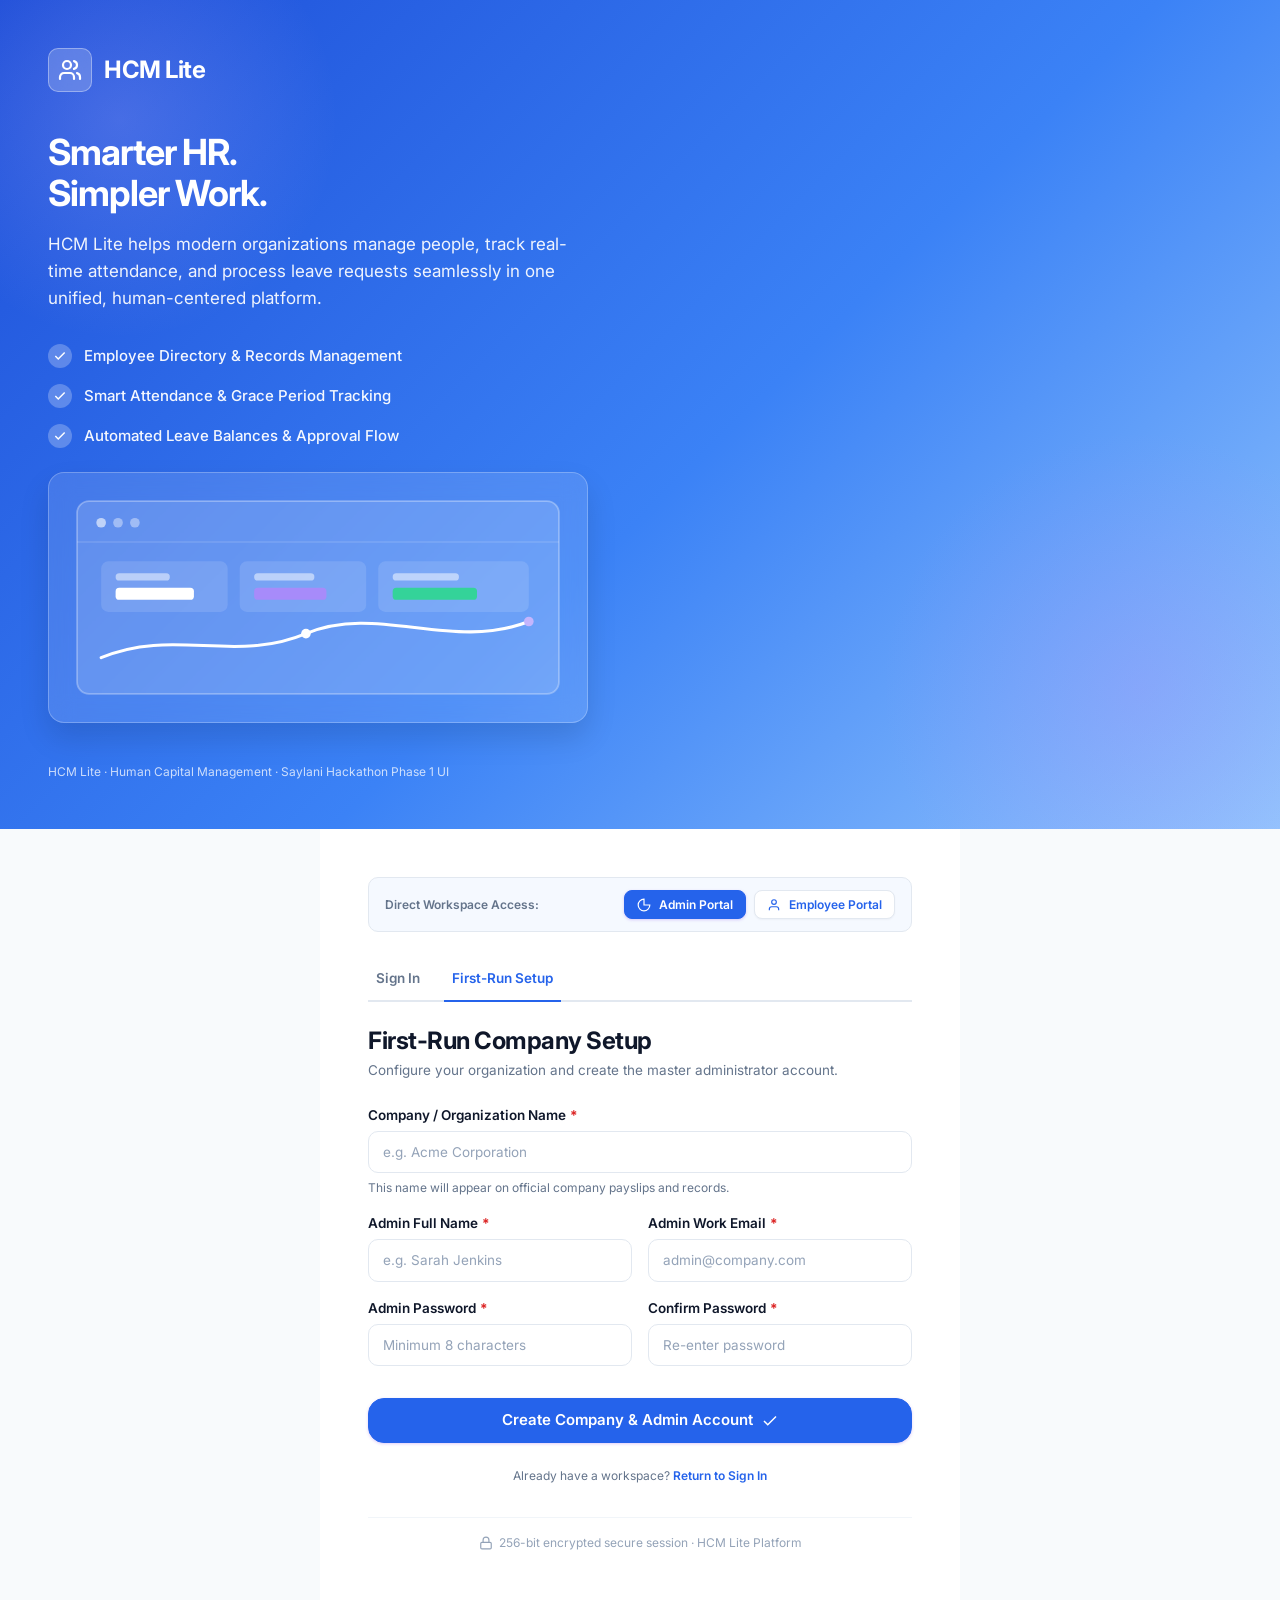
<file: index.html>
<!doctype html>
<html lang="en">
  <head>
    <meta charset="UTF-8" />
    <meta name="viewport" content="width=device-width, initial-scale=1.0" />
    <title>HCM Lite — Human Capital Management Lite | Login & Setup</title>

    <!-- Google Fonts: Inter -->
    <link rel="preconnect" href="https://fonts.googleapis.com" />
    <link rel="preconnect" href="https://fonts.gstatic.com" crossorigin />
    <link
      href="https://fonts.googleapis.com/css2?family=Inter:wght@400;500;600;700&display=swap"
      rel="stylesheet"
    />

    <!-- Master Application Stylesheet -->
    <link rel="stylesheet" href="css/style.css" />
    <style>
      /* Pure CSS Tab Switching for Login & First-Run Setup */
      .tab-view-container {
        position: relative;
      }

      #setup-tab-content {
        display: none;
      }

      /* When #first-run-setup is targeted via anchor, show setup tab */
      body:has(#first-run-setup:target) #login-tab-content,
      #first-run-setup:target ~ .auth-form-card #login-tab-content {
        display: none;
      }
      body:has(#first-run-setup:target) #setup-tab-content,
      #first-run-setup:target ~ .auth-form-card #setup-tab-content {
        display: block;
      }

      /* Fallback / Anchor based tab active styles */
      .auth-tab-link.active-login {
        color: var(--color-primary);
        border-bottom-color: var(--color-primary);
      }

      body:has(#first-run-setup:target) #tabSignInLink {
        color: var(--color-text-secondary);
        border-bottom-color: transparent;
      }

      body:has(#first-run-setup:target) #tabSetupLink {
        color: var(--color-primary);
        border-bottom-color: var(--color-primary);
      }
    </style>
  </head>
  <body class="auth-page">
    <!-- Desktop Branding & Hero Panel -->
    <aside class="auth-hero-panel" aria-label="Brand Overview">
      <div class="hero-brand">
        <div class="hero-brand-icon">
          <svg
            viewBox="0 0 24 24"
            fill="none"
            stroke="currentColor"
            stroke-width="2.2"
            stroke-linecap="round"
            stroke-linejoin="round"
            width="24"
            height="24"
          >
            <path d="M16 21v-2a4 4 0 0 0-4-4H6a4 4 0 0 0-4 4v2" />
            <circle cx="9" cy="7" r="4" />
            <path d="M22 21v-2a4 4 0 0 0-3-3.87" />
            <path d="M16 3.13a4 4 0 0 1 0 7.75" />
          </svg>
        </div>
        <div class="hero-brand-name">HCM Lite</div>
      </div>

      <div class="hero-content">
        <h1>Smarter HR.<br />Simpler Work.</h1>
        <p>
          HCM Lite helps modern organizations manage people, track real-time
          attendance, and process leave requests seamlessly in one unified,
          human-centered platform.
        </p>

        <div class="hero-features">
          <div class="hero-feature-item">
            <div class="feature-check-icon">
              <svg viewBox="0 0 24 24" fill="none" stroke="currentColor">
                <polyline points="20 6 9 17 4 12" />
              </svg>
            </div>
            <span>Employee Directory & Records Management</span>
          </div>
          <div class="hero-feature-item">
            <div class="feature-check-icon">
              <svg viewBox="0 0 24 24" fill="none" stroke="currentColor">
                <polyline points="20 6 9 17 4 12" />
              </svg>
            </div>
            <span>Smart Attendance & Grace Period Tracking</span>
          </div>
          <div class="hero-feature-item">
            <div class="feature-check-icon">
              <svg viewBox="0 0 24 24" fill="none" stroke="currentColor">
                <polyline points="20 6 9 17 4 12" />
              </svg>
            </div>
            <span>Automated Leave Balances & Approval Flow</span>
          </div>
        </div>

        <!-- Abstract Dashboard Graphic Illustration -->
        <div class="hero-illustration">
          <svg
            viewBox="0 0 420 180"
            fill="none"
            xmlns="http://www.w3.org/2000/svg"
            style="width: 100%; height: auto"
          >
            <!-- Mini UI Window -->
            <rect
              x="10"
              y="10"
              width="400"
              height="160"
              rx="10"
              fill="rgba(255,255,255,0.15)"
              stroke="rgba(255,255,255,0.3)"
              stroke-width="1.5"
            />
            <circle cx="30" cy="28" r="4" fill="rgba(255,255,255,0.6)" />
            <circle cx="44" cy="28" r="4" fill="rgba(255,255,255,0.4)" />
            <circle cx="58" cy="28" r="4" fill="rgba(255,255,255,0.4)" />
            <line
              x1="10"
              y1="44"
              x2="410"
              y2="44"
              stroke="rgba(255,255,255,0.2)"
              stroke-width="1"
            />

            <!-- Metric Mini Card 1 -->
            <rect
              x="30"
              y="60"
              width="105"
              height="42"
              rx="6"
              fill="rgba(255,255,255,0.12)"
            />
            <rect
              x="42"
              y="70"
              width="45"
              height="6"
              rx="3"
              fill="rgba(255,255,255,0.5)"
            />
            <rect x="42" y="82" width="65" height="10" rx="3" fill="#FFFFFF" />

            <!-- Metric Mini Card 2 -->
            <rect
              x="145"
              y="60"
              width="105"
              height="42"
              rx="6"
              fill="rgba(255,255,255,0.12)"
            />
            <rect
              x="157"
              y="70"
              width="50"
              height="6"
              rx="3"
              fill="rgba(255,255,255,0.5)"
            />
            <rect x="157" y="82" width="60" height="10" rx="3" fill="#A78BFA" />

            <!-- Metric Mini Card 3 -->
            <rect
              x="260"
              y="60"
              width="125"
              height="42"
              rx="6"
              fill="rgba(255,255,255,0.12)"
            />
            <rect
              x="272"
              y="70"
              width="55"
              height="6"
              rx="3"
              fill="rgba(255,255,255,0.5)"
            />
            <rect x="272" y="82" width="70" height="10" rx="3" fill="#34D399" />

            <!-- Mini Progress Bar / Waves -->
            <path
              d="M30 140 C 90 115, 140 145, 200 120 C 260 95, 320 135, 385 110"
              stroke="#FFFFFF"
              stroke-width="2.5"
              stroke-linecap="round"
            />
            <circle cx="200" cy="120" r="4" fill="#FFFFFF" />
            <circle cx="385" cy="110" r="4" fill="#C4B5FD" />
          </svg>
        </div>
      </div>

      <div class="hero-footer">
        HCM Lite · Human Capital Management · Saylani Hackathon Phase 1 UI
      </div>
    </aside>

    <!-- Right Authentication & Setup Panel -->
    <main class="auth-form-panel">
      <!-- Direct Portal Quick Navigation for Testing & Evaluation -->
      <div class="auth-portal-selector">
        <span>Direct Workspace Access:</span>
        <div class="portal-links">
          <a href="pages/admin.html" class="btn btn-sm btn-primary">
            <svg
              viewBox="0 0 24 24"
              fill="none"
              stroke="currentColor"
              stroke-width="2"
            >
              <path d="M12 2a10 10 0 1 0 10 10H12V2z" />
            </svg>
            Admin Portal
          </a>
          <a href="pages/employee.html" class="btn btn-sm btn-secondary">
            <svg
              viewBox="0 0 24 24"
              fill="none"
              stroke="currentColor"
              stroke-width="2"
            >
              <path d="M20 21v-2a4 4 0 0 0-4-4H8a4 4 0 0 0-4 4v2" />
              <circle cx="12" cy="7" r="4" />
            </svg>
            Employee Portal
          </a>
        </div>
      </div>

      <!-- UI State Anchor targets for pure CSS switching -->
      <div id="sign-in-view"></div>
      <div id="first-run-setup"></div>

      <!-- Switcher Tabs (CSS Anchor based) -->
      <nav class="auth-tabs" aria-label="Authentication views">
        <a
          href="#sign-in-view"
          class="auth-tab-link active-login"
          id="tabSignInLink"
          >Sign In</a
        >
        <a href="#first-run-setup" class="auth-tab-link" id="tabSetupLink"
          >First-Run Setup</a
        >
      </nav>

      <!-- SECTION A: SIGN IN FORM -->
      <div class="auth-form-card" id="loginCard">
        <div id="login-tab-content">
          <header class="auth-card-header">
            <h2>Welcome back</h2>
            <p>Please enter your work credentials to access your workspace.</p>
          </header>

          <form
            id="loginForm"
            method="post"
            action="pages/admin.html"
            novalidate
          >
            <div class="form-group">
              <label for="loginEmail" class="form-label">
                Work Email <span class="required">*</span>
              </label>
              <input
                type="email"
                id="loginEmail"
                name="email"
                class="form-control"
                placeholder="e.g. alex@company.com"
                required
                autocomplete="email"
              />
              <div class="form-feedback" id="loginEmailFeedback"></div>
            </div>

            <div class="form-group">
              <div
                style="
                  display: flex;
                  justify-content: space-between;
                  align-items: center;
                "
              >
                <label for="loginPassword" class="form-label">
                  Password <span class="required">*</span>
                </label>
                <a
                  href="#"
                  class="form-hint"
                  style="color: var(--color-primary); font-weight: 500"
                  >Forgot password?</a
                >
              </div>
              <input
                type="password"
                id="loginPassword"
                name="password"
                class="form-control"
                placeholder="Enter your password"
                required
                autocomplete="current-password"
              />
              <div class="form-feedback" id="loginPasswordFeedback"></div>
            </div>

            <div
              class="form-group"
              style="margin-top: var(--space-2); margin-bottom: var(--space-6)"
            >
              <label class="form-check">
                <input type="checkbox" id="rememberMe" name="rememberMe" />
                <span class="form-check-label"
                  >Remember this device for 30 days</span
                >
              </label>
            </div>

            <!-- Reserved for general authentication errors in Phase 2 -->
            <div class="form-feedback" id="loginFeedback"></div>

            <button
              type="submit"
              id="loginSubmitBtn"
              class="btn btn-primary btn-block btn-lg"
            >
              Sign In to Workspace
              <svg
                viewBox="0 0 24 24"
                fill="none"
                stroke="currentColor"
                stroke-width="2"
              >
                <line x1="5" y1="12" x2="19" y2="12" />
                <polyline points="12 5 19 12 12 19" />
              </svg>
            </button>
          </form>

          <div style="margin-top: var(--space-6); text-align: center">
            <p
              style="
                font-size: var(--font-size-xs);
                color: var(--color-text-secondary);
              "
            >
              First time using HCM Lite?
              <a
                href="#first-run-setup"
                style="font-weight: 600; color: var(--color-primary)"
                >Set up your company workspace</a
              >
            </p>
          </div>
        </div>

        <!-- SECTION B: FIRST-RUN COMPANY & ADMIN SETUP -->
        <div id="setup-tab-content">
          <header class="auth-card-header">
            <h2>First-Run Company Setup</h2>
            <p>
              Configure your organization and create the master administrator
              account.
            </p>
          </header>

          <form
            id="setupForm"
            method="post"
            action="pages/admin.html"
            novalidate
          >
            <div class="form-group">
              <label for="setupCompanyName" class="form-label">
                Company / Organization Name <span class="required">*</span>
              </label>
              <input
                type="text"
                id="setupCompanyName"
                name="companyName"
                class="form-control"
                placeholder="e.g. Acme Corporation"
                required
              />
              <span class="form-hint"
                >This name will appear on official company payslips and
                records.</span
              >
              <div class="form-feedback" id="setupCompanyFeedback"></div>
            </div>

            <div class="form-grid-2">
              <div class="form-group">
                <label for="setupAdminName" class="form-label">
                  Admin Full Name <span class="required">*</span>
                </label>
                <input
                  type="text"
                  id="setupAdminName"
                  name="adminFullName"
                  class="form-control"
                  placeholder="e.g. Sarah Jenkins"
                  required
                />
              </div>

              <div class="form-group">
                <label for="setupAdminEmail" class="form-label">
                  Admin Work Email <span class="required">*</span>
                </label>
                <input
                  type="email"
                  id="setupAdminEmail"
                  name="adminEmail"
                  class="form-control"
                  placeholder="admin@company.com"
                  required
                />
              </div>
            </div>

            <div class="form-grid-2">
              <div class="form-group">
                <label for="setupAdminPassword" class="form-label">
                  Admin Password <span class="required">*</span>
                </label>
                <input
                  type="password"
                  id="setupAdminPassword"
                  name="adminPassword"
                  class="form-control"
                  placeholder="Minimum 8 characters"
                  required
                />
              </div>

              <div class="form-group">
                <label for="setupConfirmPassword" class="form-label">
                  Confirm Password <span class="required">*</span>
                </label>
                <input
                  type="password"
                  id="setupConfirmPassword"
                  name="confirmPassword"
                  class="form-control"
                  placeholder="Re-enter password"
                  required
                />
              </div>
            </div>

            <!-- Reserved for setup validation errors in Phase 2 -->
            <div class="form-feedback" id="setupFeedback"></div>

            <button
              type="submit"
              id="setupSubmitBtn"
              class="btn btn-primary btn-block btn-lg"
              style="margin-top: var(--space-4)"
            >
              Create Company & Admin Account
              <svg
                viewBox="0 0 24 24"
                fill="none"
                stroke="currentColor"
                stroke-width="2"
              >
                <polyline points="20 6 9 17 4 12" />
              </svg>
            </button>
          </form>

          <div style="margin-top: var(--space-6); text-align: center">
            <p
              style="
                font-size: var(--font-size-xs);
                color: var(--color-text-secondary);
              "
            >
              Already have a workspace?
              <a
                href="#sign-in-view"
                style="font-weight: 600; color: var(--color-primary)"
                >Return to Sign In</a
              >
            </p>
          </div>
        </div>
      </div>

      <!-- Security & Compliance Micro Badge -->
      <footer
        style="
          margin-top: var(--space-8);
          padding-top: var(--space-4);
          border-top: 1px solid var(--color-border-subtle);
          display: flex;
          align-items: center;
          justify-content: center;
          gap: 6px;
          font-size: var(--font-size-xs);
          color: var(--color-text-muted);
        "
      >
        <svg
          viewBox="0 0 24 24"
          fill="none"
          stroke="currentColor"
          stroke-width="2"
          width="14"
          height="14"
        >
          <rect x="3" y="11" width="18" height="11" rx="2" ry="2" />
          <path d="M7 11V7a5 5 0 0 1 10 0v4" />
        </svg>
        <span>256-bit encrypted secure session · HCM Lite Platform</span>
      </footer>
    </main>

    <!-- Core Modular Application Scripts -->
    <script src="js/storage.js"></script>
    <script src="js/auth.js"></script>
    <script src="js/app.js"></script>
  </body>
</html>
</file>
<file: css/style.css>
/* ==========================================================================
   HCM LITE — HUMAN CAPITAL MANAGEMENT LITE
   Master Design System & Stylesheet (HTML5 & CSS3 Pure)
   Theme: Premium Soft Purple, Elegant Gradients, Clean White & Contrast System
   ========================================================================== */

/* --------------------------------------------------------------------------
   1. CSS CUSTOM PROPERTIES (DESIGN SYSTEM TOKENS)
   -------------------------------------------------------------------------- */
:root {
  /* ========================================================================
     PRIMARY BLUE PALETTE (Master Design System)
     ======================================================================== */
  --color-primary: #2563EB;         /* Primary Blue */
  --color-primary-dark: #1D4ED8;    /* Dark Blue (strong accents, hover) */
  --color-primary-deep: #1E40AF;    /* Deep Blue (hero headers, badges) */
  --color-primary-soft: #60A5FA;    /* Soft Blue (borders & accents) */
  --color-primary-light: #EFF6FF;   /* Light Blue (active nav, chips, pill badges) */
  --color-primary-subtle: #F5F9FF;  /* Very Light Blue (delicate tint, table hover) */
  --color-white: #FFFFFF;           /* Pure White */

  /* ========================================================================
     WHITE AND NEUTRAL CONTRAST PALETTE
     ======================================================================== */
  --color-bg-main: #F8FAFC;         /* Main Background (Subtle background) */
  --color-bg-secondary: #F1F5F9;    /* Secondary Background */
  --color-surface: #FFFFFF;         /* Primary White Surface (cards, modals) */
  --color-surface-subtle: #F8FAFC;  /* Subtle Surface Tint */
  --color-surface-hover: #F1F5F9;   /* Surface Hover State */
  --color-text-main: #0F172A;       /* Main text */
  --color-text-secondary: #64748B;  /* Secondary text */
  --color-text-muted: #94A3B8;      /* Muted text (placeholders, metadata) */
  --color-border: #E2E8F0;          /* Border */
  --color-border-subtle: #F1F5F9;   /* Extra Soft Inner Separator */
  --color-dark-neutral: #1E293B;    /* Dark Neutral Contrast Accent */
  --color-cool-gray: #E2E8F0;       /* Cool Gray Neutral for Disabled States */

  /* ========================================================================
     COMPLEMENTARY ACCENT COLORS
     ======================================================================== */
  --color-accent-soft-blue: #DBEAFE;
  --color-accent-info-blue: #2563EB;
  --color-accent-teal: #0D9488;
  --color-accent-teal-bg: #F0FDFA;
  --color-accent-rose: #FFE4E6;

  /* ========================================================================
     SEMANTIC STATUS COLORS
     ======================================================================== */
  --color-success: #16A34A;         /* Success green */
  --color-success-bg: #F0FDF4;      /* Success background */
  --color-success-border: #BBF7D0;  /* Success border */

  --color-warning: #D97706;         /* Warning amber */
  --color-warning-bg: #FFFBEB;      /* Warning background */
  --color-warning-border: #FDE68A;  /* Warning border */

  --color-error: #DC2626;           /* Error red */
  --color-error-bg: #FEF2F2;        /* Error background */
  --color-error-border: #FECACA;    /* Error border */

  --color-info: #2563EB;            /* Information Blue */
  --color-info-bg: #EFF6FF;         /* Information Background */
  --color-info-border: #BFDBFE;     /* Information Border */

  /* ========================================================================
     PREMIUM BLUE GRADIENT SYSTEM
     ======================================================================== */
  /* Primary Blue Gradient */
  --grad-primary: linear-gradient(135deg, #2563EB 0%, #60A5FA 100%);
  
  /* Deep Premium Gradient (Login branding panel, hero sections) */
  --grad-deep: linear-gradient(135deg, #1D4ED8 0%, #3B82F6 55%, #93C5FD 100%);
  
  /* Soft Blue-to-White Gradient (Welcome banners, highlight cards) */
  --grad-surface: linear-gradient(135deg, #EFF6FF 0%, #FFFFFF 100%);
  
  /* Subtle Blue Tint (Subtle decorative panels) */
  --grad-subtle: linear-gradient(135deg, #F5F9FF 0%, #EFF6FF 100%);

  /* Hero Gradient */
  --grad-hero: linear-gradient(135deg, #1D4ED8 0%, #3B82F6 55%, #93C5FD 100%);

  /* Subtle Card Accent Glow */
  --grad-card-accent: linear-gradient(135deg, rgba(37, 99, 235, 0.06) 0%, rgba(96, 165, 250, 0.02) 100%);

  /* ========================================================================
     TYPOGRAPHY SCALE (Inter Modern Sans-Serif)
     ======================================================================== */
  --font-family: "Inter", -apple-system, BlinkMacSystemFont, "Segoe UI", Roboto, Helvetica, Arial, sans-serif;
  --font-size-xs: 0.75rem;     /* 12px */
  --font-size-sm: 0.84375rem;  /* 13.5px */
  --font-size-base: 0.9375rem; /* 15px */
  --font-size-md: 1.0625rem;   /* 17px */
  --font-size-lg: 1.25rem;     /* 20px */
  --font-size-xl: 1.5rem;      /* 24px */
  --font-size-2xl: 1.875rem;   /* 30px */
  --font-size-3xl: 2.25rem;    /* 36px */

  --font-weight-regular: 400;
  --font-weight-medium: 500;
  --font-weight-semibold: 600;
  --font-weight-bold: 700;

  /* ========================================================================
     ELEVATION SHADOWS (Soft Violet-Neutrals for a Decent, Luxurious Feel)
     ======================================================================== */
  --shadow-xs: 0 1px 2px 0 rgba(31, 22, 53, 0.04);
  --shadow-sm: 0 1px 3px 0 rgba(31, 22, 53, 0.06), 0 1px 2px -1px rgba(31, 22, 53, 0.04);
  --shadow-md: 0 4px 10px -1px rgba(31, 22, 53, 0.07), 0 2px 4px -2px rgba(31, 22, 53, 0.04);
  --shadow-lg: 0 10px 20px -3px rgba(31, 22, 53, 0.08), 0 4px 6px -4px rgba(31, 22, 53, 0.03);
  --shadow-xl: 0 20px 30px -5px rgba(31, 22, 53, 0.12), 0 8px 10px -6px rgba(31, 22, 53, 0.05);

  --shadow-purple-xs: 0 1px 3px rgba(124, 58, 237, 0.12);
  --shadow-purple-sm: 0 2px 8px rgba(124, 58, 237, 0.18);
  --shadow-purple-md: 0 6px 18px rgba(109, 40, 217, 0.22);
  --shadow-purple-lg: 0 12px 28px -4px rgba(109, 40, 217, 0.28);

  /* ========================================================================
     BORDER RADII (10px to 18px for Refined Commercial SaaS Appearance)
     ======================================================================== */
  --radius-xs: 4px;
  --radius-sm: 8px;
  --radius-md: 10px;
  --radius-lg: 16px;
  --radius-xl: 20px;
  --radius-full: 9999px;

  /* ========================================================================
     SPACING GRID (8px Based System)
     ======================================================================== */
  --space-1: 0.25rem;  /* 4px */
  --space-2: 0.5rem;   /* 8px */
  --space-3: 0.75rem;  /* 12px */
  --space-4: 1rem;     /* 16px */
  --space-5: 1.25rem;  /* 20px */
  --space-6: 1.5rem;   /* 24px */
  --space-8: 2rem;     /* 32px */
  --space-10: 2.5rem;  /* 40px */
  --space-12: 3rem;    /* 48px */

  /* Layout Dimensions */
  --sidebar-width: 260px;
  --topbar-height: 70px;

  /* Smooth Transitions (150ms - 250ms) */
  --transition-fast: 150ms cubic-bezier(0.4, 0, 0.2, 1);
  --transition-normal: 250ms cubic-bezier(0.4, 0, 0.2, 1);
}

/* --------------------------------------------------------------------------
   2. GLOBAL RESET & BASE STYLES
   -------------------------------------------------------------------------- */
*,
*::before,
*::after {
  box-sizing: border-box;
  margin: 0;
  padding: 0;
}

html {
  font-family: var(--font-family);
  font-size: 16px;
  color: var(--color-text-main);
  background-color: var(--color-bg-main);
  line-height: 1.5;
  -webkit-font-smoothing: antialiased;
  -moz-osx-font-smoothing: grayscale;
  scroll-behavior: smooth;
}

body {
  min-height: 100vh;
  display: flex;
  flex-direction: column;
  overflow-x: hidden;
  color: var(--color-text-main);
  background-color: var(--color-bg-main);
}

img,
svg {
  display: block;
  max-width: 100%;
}

a {
  color: var(--color-primary);
  text-decoration: none;
  transition: color var(--transition-fast);
}

a:hover {
  color: var(--color-primary-dark);
}

h1,
h2,
h3,
h4,
h5,
h6 {
  color: var(--color-text-main);
  font-weight: var(--font-weight-semibold);
  line-height: 1.25;
}

p {
  color: var(--color-text-secondary);
  font-size: var(--font-size-base);
}

input,
button,
select,
textarea {
  font-family: inherit;
  font-size: inherit;
  line-height: inherit;
}

button {
  cursor: pointer;
  border: none;
  background: none;
}

/* Accessible focus outlines */
:focus-visible {
  outline: 2px solid var(--color-primary);
  outline-offset: 2px;
}

/* --------------------------------------------------------------------------
   3. APP SHELL LAYOUT (DESKTOP SIDEBAR + TOPBAR + MAIN)
   -------------------------------------------------------------------------- */
.app-shell {
  display: flex;
  min-height: 100vh;
  width: 100%;
  background-color: var(--color-bg-main);
}

/* Left Sidebar: Clean White with Subtle Lavender Touch */
.app-sidebar {
  width: var(--sidebar-width);
  background-color: var(--color-white);
  border-right: 1px solid var(--color-border);
  display: flex;
  flex-direction: column;
  position: fixed;
  top: 0;
  bottom: 0;
  left: 0;
  z-index: 100;
  transition: transform var(--transition-normal);
  box-shadow: var(--shadow-xs);
}

.sidebar-brand {
  padding: var(--space-5) var(--space-6);
  border-bottom: 1px solid var(--color-border);
  display: flex;
  align-items: center;
  gap: var(--space-3);
  background-color: var(--color-white);
}

.brand-icon {
  width: 40px;
  height: 40px;
  border-radius: var(--radius-md);
  background: var(--grad-primary);
  display: flex;
  align-items: center;
  justify-content: center;
  color: var(--color-white);
  box-shadow: var(--shadow-purple-sm);
  flex-shrink: 0;
}

.brand-info {
  display: flex;
  flex-direction: column;
}

.brand-title {
  font-size: var(--font-size-md);
  font-weight: var(--font-weight-bold);
  color: var(--color-text-main);
  display: flex;
  align-items: center;
  gap: 6px;
  letter-spacing: -0.01em;
}

.brand-badge {
  font-size: 0.65rem;
  padding: 2px 7px;
  border-radius: var(--radius-full);
  background-color: var(--color-primary-light);
  color: var(--color-primary-dark);
  font-weight: var(--font-weight-bold);
  text-transform: uppercase;
  letter-spacing: 0.04em;
  border: 1px solid var(--color-border);
}

.brand-subtitle {
  font-size: var(--font-size-xs);
  color: var(--color-text-secondary);
  font-weight: var(--font-weight-medium);
  letter-spacing: -0.01em;
}

.sidebar-nav-container {
  flex: 1;
  padding: var(--space-4) var(--space-3);
  overflow-y: auto;
  display: flex;
  flex-direction: column;
  gap: var(--space-5);
}

.nav-section-title {
  font-size: var(--font-size-xs);
  text-transform: uppercase;
  letter-spacing: 0.06em;
  color: var(--color-text-muted);
  font-weight: var(--font-weight-bold);
  padding: 0 var(--space-3);
  margin-bottom: var(--space-2);
}

.sidebar-nav {
  list-style: none;
  display: flex;
  flex-direction: column;
  gap: 4px;
}

.nav-item {
  position: relative;
}

.nav-link {
  display: flex;
  align-items: center;
  gap: var(--space-3);
  padding: 10px 14px;
  border-radius: var(--radius-md);
  color: var(--color-text-secondary);
  font-size: var(--font-size-sm);
  font-weight: var(--font-weight-medium);
  transition: all var(--transition-fast);
  position: relative;
}

.nav-link svg {
  width: 20px;
  height: 20px;
  stroke-width: 1.8;
  color: var(--color-text-secondary);
  transition: color var(--transition-fast);
  flex-shrink: 0;
}

.nav-link:hover {
  background-color: var(--color-primary-subtle);
  color: var(--color-text-main);
}

.nav-link:hover svg {
  color: var(--color-primary);
}

/* Active Navigation Item: Pale-Purple Background + Purple Text & Icon + Left Indicator */
.nav-link.active {
  background-color: var(--color-primary-light);
  color: var(--color-primary);
  font-weight: var(--font-weight-semibold);
}

.nav-link.active::before {
  content: "";
  position: absolute;
  left: 0;
  top: 8px;
  bottom: 8px;
  width: 3.5px;
  background: var(--color-primary);
  border-radius: 0 4px 4px 0;
}

.nav-link.active svg {
  color: var(--color-primary);
}

/* Sidebar User Footer */
.sidebar-footer {
  padding: var(--space-4);
  border-top: 1px solid var(--color-border);
  background-color: var(--color-white);
  display: flex;
  align-items: center;
  justify-content: space-between;
  gap: var(--space-2);
}

.user-snippet {
  display: flex;
  align-items: center;
  gap: var(--space-3);
  text-decoration: none;
  overflow: hidden;
}

.user-avatar {
  width: 38px;
  height: 38px;
  border-radius: var(--radius-full);
  background: var(--grad-primary);
  color: var(--color-white);
  display: flex;
  align-items: center;
  justify-content: center;
  font-weight: var(--font-weight-bold);
  font-size: var(--font-size-sm);
  flex-shrink: 0;
  box-shadow: var(--shadow-xs);
}

.user-details {
  display: flex;
  flex-direction: column;
  overflow: hidden;
}

.user-name {
  font-size: var(--font-size-sm);
  font-weight: var(--font-weight-semibold);
  color: var(--color-text-main);
  white-space: nowrap;
  text-overflow: ellipsis;
  overflow: hidden;
}

.user-role-label {
  font-size: var(--font-size-xs);
  color: var(--color-text-secondary);
  white-space: nowrap;
  text-overflow: ellipsis;
  overflow: hidden;
}

.logout-btn {
  color: var(--color-text-secondary);
  padding: 8px;
  border-radius: var(--radius-sm);
  display: flex;
  align-items: center;
  justify-content: center;
  transition: all var(--transition-fast);
}

.logout-btn:hover {
  background-color: var(--color-error-bg);
  color: var(--color-error);
}

/* Main Area Container */
.main-wrapper {
  margin-left: var(--sidebar-width);
  flex: 1;
  display: flex;
  flex-direction: column;
  min-height: 100vh;
  background-color: var(--color-bg-main);
}

/* Topbar: Clean White with Subtle Lavender Border */
.app-topbar {
  height: var(--topbar-height);
  background-color: var(--color-white);
  border-bottom: 1px solid var(--color-border);
  position: sticky;
  top: 0;
  z-index: 90;
  display: flex;
  align-items: center;
  justify-content: space-between;
  padding: 0 var(--space-8);
  box-shadow: var(--shadow-xs);
}

.topbar-left {
  display: flex;
  align-items: center;
  gap: var(--space-4);
}

.mobile-menu-toggle {
  display: none;
  padding: var(--space-2);
  border-radius: var(--radius-sm);
  color: var(--color-text-main);
  cursor: pointer;
}

.topbar-breadcrumbs {
  display: flex;
  align-items: center;
  gap: var(--space-2);
  font-size: var(--font-size-sm);
  color: var(--color-text-secondary);
}

.topbar-breadcrumbs a {
  color: var(--color-text-secondary);
}

.topbar-breadcrumbs a:hover {
  color: var(--color-primary);
}

.topbar-breadcrumbs .separator {
  color: var(--color-text-muted);
}

.topbar-breadcrumbs .current {
  font-weight: var(--font-weight-semibold);
  color: var(--color-text-main);
}

.topbar-search {
  position: relative;
  width: 280px;
}

.topbar-search svg {
  position: absolute;
  left: 12px;
  top: 50%;
  transform: translateY(-50%);
  width: 18px;
  height: 18px;
  color: var(--color-text-muted);
  pointer-events: none;
}

.search-input {
  width: 100%;
  height: 38px;
  padding: 0 12px 0 38px;
  border-radius: var(--radius-md);
  border: 1px solid var(--color-border);
  background-color: var(--color-bg-main);
  font-size: var(--font-size-sm);
  color: var(--color-text-main);
  transition: all var(--transition-fast);
}

.search-input:focus {
  outline: none;
  background-color: var(--color-white);
  border-color: var(--color-primary);
  box-shadow: 0 0 0 3px rgba(124, 58, 237, 0.16);
}

.topbar-right {
  display: flex;
  align-items: center;
  gap: var(--space-4);
}

.role-switcher-badge {
  display: inline-flex;
  align-items: center;
  gap: 6px;
  font-size: var(--font-size-xs);
  padding: 5px 12px;
  border-radius: var(--radius-full);
  background-color: var(--color-primary-light);
  color: var(--color-primary-dark);
  font-weight: var(--font-weight-semibold);
  border: 1px solid var(--color-border);
  transition: all var(--transition-fast);
}

.role-switcher-badge:hover {
  background-color: var(--color-lavender);
  color: var(--color-primary-deep);
}

.icon-btn {
  width: 38px;
  height: 38px;
  border-radius: var(--radius-md);
  display: flex;
  align-items: center;
  justify-content: center;
  color: var(--color-text-secondary);
  border: 1px solid var(--color-border);
  background-color: var(--color-white);
  position: relative;
  transition: all var(--transition-fast);
}

.icon-btn:hover {
  background-color: var(--color-primary-subtle);
  color: var(--color-primary);
  border-color: var(--color-primary-soft);
}

.badge-dot {
  position: absolute;
  top: 7px;
  right: 7px;
  width: 8px;
  height: 8px;
  border-radius: var(--radius-full);
  background-color: var(--color-error);
  border: 2px solid var(--color-white);
}

.topbar-profile {
  display: flex;
  align-items: center;
  gap: var(--space-3);
  padding: 4px 10px 4px 4px;
  border-radius: var(--radius-full);
  border: 1px solid var(--color-border);
  background-color: var(--color-white);
  cursor: pointer;
  transition: all var(--transition-fast);
}

.topbar-profile:hover {
  border-color: var(--color-primary-soft);
  box-shadow: var(--shadow-xs);
}

.topbar-profile .avatar {
  width: 32px;
  height: 32px;
  border-radius: var(--radius-full);
  background: var(--grad-primary);
  color: var(--color-white);
  display: flex;
  align-items: center;
  justify-content: center;
  font-size: var(--font-size-xs);
  font-weight: var(--font-weight-bold);
}

.topbar-profile .profile-text {
  display: flex;
  flex-direction: column;
  line-height: 1.15;
  text-align: left;
}

.topbar-profile .profile-name {
  font-size: var(--font-size-xs);
  font-weight: var(--font-weight-semibold);
  color: var(--color-text-main);
}

.topbar-profile .profile-role {
  font-size: 0.6875rem;
  color: var(--color-text-secondary);
}

.topbar-profile svg {
  width: 14px;
  height: 14px;
  color: var(--color-text-muted);
}

/* Page Content Main Container */
.page-content {
  flex: 1;
  padding: var(--space-8);
  max-width: 1400px;
  width: 100%;
  margin: 0 auto;
  display: flex;
  flex-direction: column;
  gap: var(--space-6);
}

/* Page Header Block */
.page-header {
  display: flex;
  align-items: flex-start;
  justify-content: space-between;
  flex-wrap: wrap;
  gap: var(--space-4);
}

.page-title-group h1 {
  font-size: var(--font-size-2xl);
  font-weight: var(--font-weight-bold);
  letter-spacing: -0.02em;
  color: var(--color-text-main);
}

.page-title-group p {
  font-size: var(--font-size-sm);
  color: var(--color-text-secondary);
  margin-top: 4px;
}

.page-actions {
  display: flex;
  align-items: center;
  gap: var(--space-3);
  flex-wrap: wrap;
}

/* --------------------------------------------------------------------------
   4. BUTTONS & ACTIONS
   -------------------------------------------------------------------------- */
.btn {
  display: inline-flex;
  align-items: center;
  justify-content: center;
  gap: var(--space-2);
  padding: 9px 18px;
  font-size: var(--font-size-sm);
  font-weight: var(--font-weight-semibold);
  border-radius: var(--radius-md);
  border: 1px solid transparent;
  transition: all var(--transition-fast);
  white-space: nowrap;
  line-height: 1.25;
  text-align: center;
  cursor: pointer;
}

.btn svg {
  width: 18px;
  height: 18px;
  flex-shrink: 0;
}

/* Primary Button: Purple Background, Darker Hover, Visible Focus */
.btn-primary {
  background-color: var(--color-primary);
  border-color: var(--color-primary);
  color: var(--color-white);
  box-shadow: 0 1px 3px rgba(124, 58, 237, 0.25);
}

.btn-primary:hover {
  background-color: var(--color-primary-dark);
  border-color: var(--color-primary-dark);
  color: var(--color-white);
  box-shadow: var(--shadow-purple-sm);
}

.btn-primary:focus-visible {
  outline: none;
  box-shadow: 0 0 0 3px rgba(124, 58, 237, 0.28);
}

/* Secondary Button: White Background, Purple Text, Soft-Purple Border */
.btn-secondary {
  background-color: var(--color-white);
  border-color: var(--color-border);
  color: var(--color-primary);
  box-shadow: var(--shadow-xs);
}

.btn-secondary:hover {
  background-color: var(--color-primary-subtle);
  border-color: var(--color-lavender);
  color: var(--color-primary-dark);
}

.btn-secondary:focus-visible {
  outline: none;
  box-shadow: 0 0 0 3px rgba(124, 58, 237, 0.18);
}

/* Outline Button */
.btn-outline {
  background-color: transparent;
  border-color: var(--color-primary-soft);
  color: var(--color-primary);
}

.btn-outline:hover {
  background-color: var(--color-primary-light);
  border-color: var(--color-primary);
  color: var(--color-primary-dark);
}

/* Semantic Action Buttons */
.btn-success {
  background-color: var(--color-success);
  border-color: var(--color-success);
  color: var(--color-white);
}

.btn-success:hover {
  background-color: #166534;
  border-color: #166534;
  color: var(--color-white);
  box-shadow: 0 4px 10px rgba(21, 128, 61, 0.25);
}

.btn-danger {
  background-color: var(--color-error);
  border-color: var(--color-error);
  color: var(--color-white);
}

.btn-danger:hover {
  background-color: #991b1b;
  border-color: #991b1b;
  color: var(--color-white);
  box-shadow: 0 4px 10px rgba(185, 28, 28, 0.25);
}

/* Tertiary / Ghost Button */
.btn-ghost {
  background-color: transparent;
  color: var(--color-text-secondary);
}

.btn-ghost:hover {
  background-color: var(--color-primary-subtle);
  color: var(--color-primary);
}

.btn-sm {
  padding: 6px 12px;
  font-size: var(--font-size-xs);
  border-radius: var(--radius-sm);
}

.btn-sm svg {
  width: 14px;
  height: 14px;
}

.btn-lg {
  padding: 12px 24px;
  font-size: var(--font-size-base);
  border-radius: var(--radius-lg);
}

.btn-block {
  width: 100%;
}

/* Disabled Button */
.btn[disabled],
.btn.disabled {
  background-color: var(--color-cool-gray) !important;
  border-color: var(--color-border) !important;
  color: var(--color-text-muted) !important;
  opacity: 0.65;
  cursor: not-allowed;
  pointer-events: none;
  box-shadow: none !important;
}

/* --------------------------------------------------------------------------
   5. CARDS & SURFACES
   -------------------------------------------------------------------------- */
.card {
  background-color: var(--color-white);
  border: 1px solid var(--color-border);
  border-radius: var(--radius-lg);
  box-shadow: var(--shadow-xs);
  overflow: hidden;
  display: flex;
  flex-direction: column;
}

.card-header {
  padding: var(--space-5) var(--space-6);
  border-bottom: 1px solid var(--color-border);
  display: flex;
  align-items: center;
  justify-content: space-between;
  gap: var(--space-4);
  flex-wrap: wrap;
  background-color: var(--color-white);
}

.card-title-group {
  display: flex;
  flex-direction: column;
}

.card-title {
  font-size: var(--font-size-md);
  font-weight: var(--font-weight-semibold);
  color: var(--color-text-main);
}

.card-subtitle {
  font-size: var(--font-size-xs);
  color: var(--color-text-secondary);
  margin-top: 2px;
}

.card-body {
  padding: var(--space-6);
  flex: 1;
}

.card-footer {
  padding: var(--space-4) var(--space-6);
  border-top: 1px solid var(--color-border);
  background-color: var(--color-primary-subtle);
  display: flex;
  align-items: center;
  justify-content: space-between;
  gap: var(--space-3);
}

/* Welcome Hero Banner: Deep Premium Purple Gradient */
.welcome-banner {
  background: var(--grad-hero);
  border-radius: var(--radius-xl);
  padding: var(--space-8);
  color: var(--color-white);
  display: flex;
  align-items: center;
  justify-content: space-between;
  position: relative;
  overflow: hidden;
  box-shadow: var(--shadow-purple-md);
}

.welcome-banner::before {
  content: "";
  position: absolute;
  top: -50px;
  right: -50px;
  width: 280px;
  height: 280px;
  border-radius: var(--radius-full);
  background: radial-gradient(circle, rgba(196, 181, 253, 0.25) 0%, rgba(196, 181, 253, 0) 70%);
  pointer-events: none;
}

.welcome-banner::after {
  content: "";
  position: absolute;
  bottom: -60px;
  left: 20%;
  width: 220px;
  height: 220px;
  border-radius: var(--radius-full);
  background: radial-gradient(circle, rgba(167, 139, 250, 0.18) 0%, rgba(167, 139, 250, 0) 70%);
  pointer-events: none;
}

.welcome-banner-content {
  position: relative;
  z-index: 2;
  max-width: 650px;
}

.welcome-banner h2 {
  font-size: var(--font-size-2xl);
  color: var(--color-white);
  font-weight: var(--font-weight-bold);
  letter-spacing: -0.02em;
}

.welcome-banner p {
  color: rgba(255, 255, 255, 0.92);
  font-size: var(--font-size-base);
  margin-top: var(--space-2);
}

.welcome-date-badge {
  display: inline-flex;
  align-items: center;
  gap: 6px;
  margin-top: var(--space-3);
  padding: 5px 14px;
  border-radius: var(--radius-full);
  background-color: rgba(255, 255, 255, 0.18);
  backdrop-filter: blur(8px);
  border: 1px solid rgba(255, 255, 255, 0.25);
  font-size: var(--font-size-xs);
  font-weight: var(--font-weight-medium);
  color: var(--color-white);
}

.welcome-date-badge svg {
  width: 14px;
  height: 14px;
}

.welcome-banner-actions {
  display: flex;
  align-items: center;
  gap: var(--space-3);
  position: relative;
  z-index: 2;
  flex-shrink: 0;
}

.welcome-banner .btn-secondary {
  background-color: var(--color-white);
  color: var(--color-primary-dark);
  border: 1px solid var(--color-white);
  font-weight: var(--font-weight-semibold);
  box-shadow: 0 4px 12px rgba(31, 22, 53, 0.15);
}

.welcome-banner .btn-secondary:hover {
  background-color: var(--color-primary-light);
  border-color: var(--color-primary-light);
  color: var(--color-primary-deep);
}

.welcome-banner .btn-outline-white {
  border: 1px solid rgba(255, 255, 255, 0.4);
  color: var(--color-white);
  background-color: rgba(255, 255, 255, 0.12);
  backdrop-filter: blur(4px);
}

.welcome-banner .btn-outline-white:hover {
  background-color: rgba(255, 255, 255, 0.22);
}

/* --------------------------------------------------------------------------
   6. KPI & METRIC CARDS GRID
   -------------------------------------------------------------------------- */
.kpi-grid {
  display: grid;
  grid-template-columns: repeat(4, 1fr);
  gap: var(--space-5);
}

.kpi-card {
  background-color: var(--color-white);
  border: 1px solid var(--color-border);
  border-radius: var(--radius-lg);
  padding: var(--space-5);
  box-shadow: var(--shadow-xs);
  display: flex;
  align-items: flex-start;
  gap: var(--space-4);
  transition: transform var(--transition-fast), box-shadow var(--transition-fast), border-color var(--transition-fast);
}

.kpi-card:hover {
  transform: translateY(-2px);
  box-shadow: var(--shadow-md);
  border-color: var(--color-lavender);
}

.kpi-icon-wrap {
  width: 48px;
  height: 48px;
  border-radius: var(--radius-md);
  display: flex;
  align-items: center;
  justify-content: center;
  flex-shrink: 0;
}

.kpi-icon-wrap svg {
  width: 24px;
  height: 24px;
  stroke-width: 1.8;
}

/* KPI Icon Theming */
.kpi-icon-blue,
.kpi-icon-purple {
  background-color: var(--color-primary-light);
  color: var(--color-primary);
}

.kpi-icon-green {
  background-color: var(--color-success-bg);
  color: var(--color-success);
}

.kpi-icon-amber {
  background-color: var(--color-warning-bg);
  color: var(--color-warning);
}

.kpi-icon-red {
  background-color: var(--color-error-bg);
  color: var(--color-error);
}

.kpi-details {
  display: flex;
  flex-direction: column;
  flex: 1;
}

.kpi-label {
  font-size: var(--font-size-xs);
  font-weight: var(--font-weight-medium);
  color: var(--color-text-secondary);
  text-transform: uppercase;
  letter-spacing: 0.04em;
}

.kpi-value {
  font-size: var(--font-size-xl);
  font-weight: var(--font-weight-bold);
  color: var(--color-text-main);
  margin-top: 2px;
  letter-spacing: -0.02em;
}

.kpi-subtext {
  font-size: 0.72rem;
  color: var(--color-text-muted);
  margin-top: 4px;
}

/* --------------------------------------------------------------------------
   7. FORM CONTROLS & INPUTS
   -------------------------------------------------------------------------- */
.form-group {
  display: flex;
  flex-direction: column;
  gap: 6px;
  margin-bottom: var(--space-4);
}

.form-label {
  font-size: var(--font-size-sm);
  font-weight: var(--font-weight-semibold);
  color: var(--color-text-main);
  display: flex;
  align-items: center;
  gap: 4px;
}

.form-label .required {
  color: var(--color-error);
  font-weight: var(--font-weight-bold);
}

.form-control,
.form-select,
.form-textarea {
  width: 100%;
  padding: 10px 14px;
  border-radius: var(--radius-md);
  border: 1px solid var(--color-border);
  background-color: var(--color-white);
  font-size: var(--font-size-sm);
  color: var(--color-text-main);
  transition: all var(--transition-fast);
}

.form-control::placeholder,
.form-textarea::placeholder {
  color: var(--color-text-muted);
}

.form-control:focus,
.form-select:focus,
.form-textarea:focus {
  outline: none;
  border-color: var(--color-primary);
  box-shadow: 0 0 0 3px rgba(124, 58, 237, 0.16);
  background-color: var(--color-white);
}

.form-textarea {
  resize: vertical;
  min-height: 90px;
}

.form-hint {
  font-size: var(--font-size-xs);
  color: var(--color-text-secondary);
}

.form-feedback {
  font-size: var(--font-size-xs);
  min-height: 16px;
  display: none;
}

.form-feedback.error {
  display: block;
  color: var(--color-error);
}

.form-feedback.success {
  display: block;
  color: var(--color-success);
}

.form-grid-2 {
  display: grid;
  grid-template-columns: repeat(2, 1fr);
  gap: var(--space-4);
}

.form-grid-3 {
  display: grid;
  grid-template-columns: repeat(3, 1fr);
  gap: var(--space-4);
}

.form-check {
  display: flex;
  align-items: center;
  gap: var(--space-2);
  cursor: pointer;
  user-select: none;
}

.form-check input[type="checkbox"],
.form-check input[type="radio"] {
  width: 16px;
  height: 16px;
  border-radius: var(--radius-xs);
  border: 1px solid var(--color-border);
  accent-color: var(--color-primary);
  cursor: pointer;
}

.form-check-label {
  font-size: var(--font-size-sm);
  color: var(--color-text-main);
}

/* --------------------------------------------------------------------------
   8. TABLES & DATA CONTAINERS
   -------------------------------------------------------------------------- */
.table-responsive {
  width: 100%;
  overflow-x: auto;
  -webkit-overflow-scrolling: touch;
}

.data-table {
  width: 100%;
  border-collapse: collapse;
  text-align: left;
  font-size: var(--font-size-sm);
}

.data-table thead th {
  background-color: var(--color-primary-subtle);
  color: var(--color-text-secondary);
  font-weight: var(--font-weight-semibold);
  font-size: var(--font-size-xs);
  text-transform: uppercase;
  letter-spacing: 0.04em;
  padding: 12px var(--space-4);
  border-bottom: 1px solid var(--color-border);
  white-space: nowrap;
}

.data-table tbody td {
  padding: 14px var(--space-4);
  border-bottom: 1px solid var(--color-border);
  color: var(--color-text-main);
  vertical-align: middle;
}

.data-table tbody tr:hover {
  background-color: var(--color-primary-subtle);
}

.data-table tbody tr:last-child td {
  border-bottom: none;
}

.user-cell {
  display: flex;
  align-items: center;
  gap: var(--space-3);
}

.user-cell .cell-avatar {
  width: 36px;
  height: 36px;
  border-radius: var(--radius-full);
  background-color: var(--color-primary-light);
  color: var(--color-primary);
  display: flex;
  align-items: center;
  justify-content: center;
  font-weight: var(--font-weight-bold);
  font-size: var(--font-size-xs);
}

.user-cell .cell-info {
  display: flex;
  flex-direction: column;
}

.user-cell .cell-name {
  font-weight: var(--font-weight-semibold);
  color: var(--color-text-main);
}

.user-cell .cell-sub {
  font-size: var(--font-size-xs);
  color: var(--color-text-secondary);
}

.table-actions {
  display: flex;
  align-items: center;
  justify-content: flex-end;
  gap: var(--space-2);
}

/* --------------------------------------------------------------------------
   9. STATUS BADGES
   -------------------------------------------------------------------------- */
.badge {
  display: inline-flex;
  align-items: center;
  gap: 5px;
  padding: 3px 10px;
  border-radius: var(--radius-full);
  font-size: var(--font-size-xs);
  font-weight: var(--font-weight-semibold);
  line-height: 1.25;
  white-space: nowrap;
}

.badge-dot-indicator {
  width: 6px;
  height: 6px;
  border-radius: var(--radius-full);
  background-color: currentColor;
}

/* Purple Badge (active navigation, system roles, general highlights) */
.badge-primary {
  background-color: var(--color-primary-light);
  color: var(--color-primary-dark);
  border: 1px solid var(--color-border);
}

/* Semantic Status Badges (Strictly preserved meanings) */
.badge-success {
  background-color: var(--color-success-bg);
  color: var(--color-success);
  border: 1px solid var(--color-success-border);
}

.badge-warning {
  background-color: var(--color-warning-bg);
  color: var(--color-warning);
  border: 1px solid var(--color-warning-border);
}

.badge-danger {
  background-color: var(--color-error-bg);
  color: var(--color-error);
  border: 1px solid var(--color-error-border);
}

.badge-neutral {
  background-color: var(--color-bg-secondary);
  color: var(--color-text-secondary);
  border: 1px solid var(--color-border);
}

.badge-info {
  background-color: var(--color-info-bg);
  color: var(--color-info);
  border: 1px solid var(--color-info-border);
}

/* --------------------------------------------------------------------------
   10. EMPTY STATES
   -------------------------------------------------------------------------- */
.empty-state {
  display: flex;
  flex-direction: column;
  align-items: center;
  justify-content: center;
  text-align: center;
  padding: var(--space-10) var(--space-6);
}

.empty-state-icon {
  width: 64px;
  height: 64px;
  border-radius: var(--radius-full);
  background-color: var(--color-primary-light);
  color: var(--color-primary);
  display: flex;
  align-items: center;
  justify-content: center;
  margin-bottom: var(--space-4);
  box-shadow: 0 4px 12px rgba(124, 58, 237, 0.12);
}

.empty-state-icon svg {
  width: 32px;
  height: 32px;
  stroke-width: 1.6;
}

.empty-state-title {
  font-size: var(--font-size-md);
  font-weight: var(--font-weight-semibold);
  color: var(--color-text-main);
}

.empty-state-desc {
  font-size: var(--font-size-sm);
  color: var(--color-text-secondary);
  max-width: 440px;
  margin-top: 6px;
  line-height: 1.5;
}

.empty-state-action {
  margin-top: var(--space-5);
}

/* --------------------------------------------------------------------------
   11. ALERTS & CALLOUTS
   -------------------------------------------------------------------------- */
.alert {
  padding: var(--space-4);
  border-radius: var(--radius-md);
  display: flex;
  align-items: flex-start;
  gap: var(--space-3);
  font-size: var(--font-size-sm);
  border: 1px solid transparent;
}

.alert svg {
  width: 20px;
  height: 20px;
  flex-shrink: 0;
  margin-top: 2px;
}

.alert-info {
  background-color: var(--color-info-bg);
  border-color: var(--color-info-border);
  color: var(--color-accent-info-blue);
}

.alert-warning {
  background-color: var(--color-warning-bg);
  border-color: var(--color-warning-border);
  color: var(--color-warning);
}

.alert-success {
  background-color: var(--color-success-bg);
  border-color: var(--color-success-border);
  color: var(--color-success);
}

.alert-danger {
  background-color: var(--color-error-bg);
  border-color: var(--color-error-border);
  color: var(--color-error);
}

/* --------------------------------------------------------------------------
   12. CSS-BASED CHART & VISUALIZATION PLACEHOLDERS
   -------------------------------------------------------------------------- */
.chart-container-placeholder {
  display: flex;
  flex-direction: column;
  gap: var(--space-4);
}

.chart-header {
  display: flex;
  align-items: center;
  justify-content: space-between;
  flex-wrap: wrap;
  gap: var(--space-3);
}

.chart-legend {
  display: flex;
  align-items: center;
  gap: var(--space-4);
  font-size: var(--font-size-xs);
  color: var(--color-text-secondary);
}

.legend-item {
  display: flex;
  align-items: center;
  gap: 6px;
}

.legend-color {
  width: 10px;
  height: 10px;
  border-radius: 2px;
}

.legend-present {
  background-color: var(--color-primary);
}
.legend-late {
  background-color: var(--color-warning);
}
.legend-absent {
  background-color: var(--color-cool-gray);
}

.bar-chart-preview {
  height: 200px;
  display: flex;
  align-items: flex-end;
  justify-content: space-around;
  padding: var(--space-4) var(--space-2) 0;
  border-bottom: 2px solid var(--color-border);
  position: relative;
  background: repeating-linear-gradient(
    0deg,
    transparent,
    transparent 49px,
    var(--color-border-subtle) 49px,
    var(--color-border-subtle) 50px
  );
}

.chart-bar-group {
  display: flex;
  flex-direction: column;
  align-items: center;
  gap: var(--space-2);
  height: 100%;
  justify-content: flex-end;
  width: 48px;
}

.bar-cluster {
  display: flex;
  align-items: flex-end;
  gap: 4px;
  height: 150px;
}

.bar-pillar {
  width: 12px;
  border-radius: 4px 4px 0 0;
  background-color: var(--color-cool-gray);
  height: 20%;
  transition: height var(--transition-normal);
}

.bar-pillar.present {
  background-color: var(--color-primary);
  height: 15%;
}
.bar-pillar.late {
  background-color: var(--color-warning);
  height: 8%;
}
.bar-pillar.absent {
  background-color: var(--color-cool-gray);
  height: 5%;
}

.bar-label {
  font-size: var(--font-size-xs);
  color: var(--color-text-secondary);
  font-weight: var(--font-weight-medium);
}

.chart-empty-banner {
  text-align: center;
  padding: var(--space-3);
  font-size: var(--font-size-xs);
  color: var(--color-text-muted);
  background-color: var(--color-primary-subtle);
  border-radius: var(--radius-sm);
  border: 1px dashed var(--color-border);
  margin-top: var(--space-2);
}

/* Department Distribution Bar */
.dept-distribution-box {
  display: flex;
  flex-direction: column;
  gap: var(--space-4);
}

.dept-bar-stack {
  height: 18px;
  width: 100%;
  border-radius: var(--radius-full);
  background-color: var(--color-bg-secondary);
  border: 1px solid var(--color-border);
  overflow: hidden;
  display: flex;
}

.dept-segment {
  height: 100%;
  opacity: 0.85;
}

.dept-legend-list {
  display: flex;
  flex-direction: column;
  gap: 10px;
}

.dept-legend-row {
  display: flex;
  align-items: center;
  justify-content: space-between;
  font-size: var(--font-size-sm);
}

.dept-legend-name {
  display: flex;
  align-items: center;
  gap: var(--space-2);
  color: var(--color-text-main);
}

.dept-legend-count {
  font-weight: var(--font-weight-semibold);
  color: var(--color-text-secondary);
}

/* --------------------------------------------------------------------------
   13. SMART HELPER CHAT CARD
   -------------------------------------------------------------------------- */
.smart-helper-card {
  display: flex;
  flex-direction: column;
  height: 100%;
}

.smart-helper-header {
  padding: var(--space-5) var(--space-6);
  border-bottom: 1px solid var(--color-border);
  display: flex;
  align-items: center;
  justify-content: space-between;
  background-color: var(--color-white);
}

.smart-helper-brand {
  display: flex;
  align-items: center;
  gap: var(--space-3);
}

.smart-helper-icon {
  width: 38px;
  height: 38px;
  border-radius: var(--radius-md);
  background: var(--grad-primary);
  color: var(--color-white);
  display: flex;
  align-items: center;
  justify-content: center;
  box-shadow: var(--shadow-purple-sm);
}

.smart-helper-body {
  padding: var(--space-5);
  display: flex;
  flex-direction: column;
  gap: var(--space-4);
  flex: 1;
  background-color: var(--color-white);
}

.helper-suggestion-chips {
  display: flex;
  flex-wrap: wrap;
  gap: var(--space-2);
}

.chip {
  padding: 6px 14px;
  border-radius: var(--radius-full);
  background-color: var(--color-white);
  border: 1px solid var(--color-border);
  font-size: var(--font-size-xs);
  color: var(--color-primary);
  font-weight: var(--font-weight-medium);
  cursor: pointer;
  transition: all var(--transition-fast);
  box-shadow: var(--shadow-xs);
}

.chip:hover {
  background-color: var(--color-primary-light);
  border-color: var(--color-lavender);
  color: var(--color-primary-dark);
}

.chat-conversation {
  display: flex;
  flex-direction: column;
  gap: var(--space-3);
  max-height: 240px;
  overflow-y: auto;
  padding: var(--space-2) 0;
}

.chat-bubble-agent {
  align-self: flex-start;
  max-width: 85%;
  background-color: var(--color-primary-subtle);
  border: 1px solid var(--color-border);
  border-left: 3px solid var(--color-primary);
  border-radius: var(--radius-lg);
  padding: var(--space-3) var(--space-4);
  font-size: var(--font-size-sm);
  color: var(--color-text-main);
  line-height: 1.45;
}

.chat-bubble-user {
  align-self: flex-end;
  max-width: 85%;
  background-color: var(--color-primary);
  color: var(--color-white);
  border-radius: var(--radius-lg);
  padding: var(--space-3) var(--space-4);
  font-size: var(--font-size-sm);
  line-height: 1.45;
}

.chat-input-bar {
  display: flex;
  align-items: center;
  gap: var(--space-2);
  padding: var(--space-4) var(--space-5);
  border-top: 1px solid var(--color-border);
  background-color: var(--color-primary-subtle);
}

.chat-input {
  flex: 1;
  height: 40px;
  padding: 0 var(--space-3);
  border-radius: var(--radius-md);
  border: 1px solid var(--color-border);
  background-color: var(--color-white);
  font-size: var(--font-size-sm);
  color: var(--color-text-main);
}

.chat-input:focus {
  outline: none;
  border-color: var(--color-primary);
  box-shadow: 0 0 0 3px rgba(124, 58, 237, 0.16);
}

.privacy-notice {
  font-size: 0.7rem;
  color: var(--color-text-muted);
  display: flex;
  align-items: center;
  gap: 4px;
}

/* --------------------------------------------------------------------------
   14. PURE CSS MODAL COMPONENT (USING :target)
   -------------------------------------------------------------------------- */
.modal-overlay {
  position: fixed;
  top: 0;
  left: 0;
  width: 100%;
  height: 100%;
  background-color: rgba(31, 22, 53, 0.55);
  backdrop-filter: blur(4px);
  z-index: 1000;
  display: flex;
  align-items: center;
  justify-content: center;
  padding: var(--space-4);
  opacity: 0;
  visibility: hidden;
  transition: all var(--transition-normal);
}

.modal-overlay:target {
  opacity: 1;
  visibility: visible;
}

.modal-dialog {
  background-color: var(--color-white);
  border-radius: var(--radius-xl);
  box-shadow: var(--shadow-xl);
  width: 100%;
  max-width: 620px;
  max-height: 90vh;
  overflow-y: auto;
  border: 1px solid var(--color-border);
  position: relative;
  display: flex;
  flex-direction: column;
}

.modal-header {
  padding: var(--space-5) var(--space-6);
  border-bottom: 1px solid var(--color-border);
  background-color: var(--color-primary-subtle);
  display: flex;
  align-items: center;
  justify-content: space-between;
}

.modal-title {
  font-size: var(--font-size-lg);
  font-weight: var(--font-weight-bold);
  color: var(--color-text-main);
}

.modal-close {
  width: 32px;
  height: 32px;
  border-radius: var(--radius-md);
  display: flex;
  align-items: center;
  justify-content: center;
  color: var(--color-text-secondary);
  font-size: var(--font-size-lg);
  line-height: 1;
  transition: all var(--transition-fast);
}

.modal-close:hover {
  background-color: var(--color-error-bg);
  color: var(--color-error);
}

.modal-body {
  padding: var(--space-6);
  flex: 1;
  background-color: var(--color-white);
}

.modal-footer {
  padding: var(--space-4) var(--space-6);
  border-top: 1px solid var(--color-border);
  background-color: var(--color-primary-subtle);
  display: flex;
  align-items: center;
  justify-content: flex-end;
  gap: var(--space-3);
  border-radius: 0 0 var(--radius-xl) var(--radius-xl);
}

/* --------------------------------------------------------------------------
   15. AUTHENTICATION & FIRST-RUN SETUP (INDEX.HTML)
   -------------------------------------------------------------------------- */
.auth-page {
  min-height: 100vh;
  display: flex;
  background-color: var(--color-bg-main);
}

/* Left Hero Panel: Deep Premium Purple Gradient */
.auth-hero-panel {
  flex: 1.1;
  background: var(--grad-hero);
  color: var(--color-white);
  padding: var(--space-12);
  display: flex;
  flex-direction: column;
  justify-content: space-between;
  position: relative;
  overflow: hidden;
}

.auth-hero-panel::before {
  content: "";
  position: absolute;
  top: -100px;
  left: -100px;
  width: 440px;
  height: 440px;
  border-radius: var(--radius-full);
  background: radial-gradient(circle, rgba(196, 181, 253, 0.22) 0%, rgba(196, 181, 253, 0) 70%);
  pointer-events: none;
}

.auth-hero-panel::after {
  content: "";
  position: absolute;
  bottom: -120px;
  right: -120px;
  width: 520px;
  height: 520px;
  border-radius: var(--radius-full);
  background: radial-gradient(circle, rgba(167, 139, 250, 0.28) 0%, rgba(167, 139, 250, 0) 70%);
  pointer-events: none;
}

.hero-brand {
  display: flex;
  align-items: center;
  gap: var(--space-3);
  position: relative;
  z-index: 2;
}

.hero-brand-icon {
  width: 44px;
  height: 44px;
  border-radius: var(--radius-md);
  background: rgba(255, 255, 255, 0.2);
  backdrop-filter: blur(8px);
  border: 1px solid rgba(255, 255, 255, 0.35);
  display: flex;
  align-items: center;
  justify-content: center;
  color: var(--color-white);
}

.hero-brand-name {
  font-size: var(--font-size-xl);
  font-weight: var(--font-weight-bold);
  color: var(--color-white);
  letter-spacing: -0.02em;
}

.hero-content {
  position: relative;
  z-index: 2;
  max-width: 540px;
  margin: var(--space-10) 0;
}

.hero-content h1 {
  font-size: var(--font-size-3xl);
  color: var(--color-white);
  font-weight: var(--font-weight-bold);
  line-height: 1.15;
  letter-spacing: -0.03em;
}

.hero-content p {
  color: rgba(255, 255, 255, 0.92);
  font-size: var(--font-size-md);
  margin-top: var(--space-4);
  line-height: 1.6;
}

.hero-features {
  display: flex;
  flex-direction: column;
  gap: var(--space-4);
  margin-top: var(--space-8);
}

.hero-feature-item {
  display: flex;
  align-items: center;
  gap: var(--space-3);
  font-size: var(--font-size-base);
  font-weight: var(--font-weight-medium);
  color: rgba(255, 255, 255, 0.95);
}

.feature-check-icon {
  width: 24px;
  height: 24px;
  border-radius: var(--radius-full);
  background: rgba(255, 255, 255, 0.25);
  display: flex;
  align-items: center;
  justify-content: center;
  color: var(--color-white);
  flex-shrink: 0;
}

.feature-check-icon svg {
  width: 14px;
  height: 14px;
  stroke-width: 2.5;
}

.hero-illustration {
  margin-top: var(--space-6);
  background: rgba(255, 255, 255, 0.12);
  border: 1px solid rgba(255, 255, 255, 0.25);
  backdrop-filter: blur(12px);
  border-radius: var(--radius-lg);
  padding: var(--space-4);
  box-shadow: 0 15px 30px rgba(0, 0, 0, 0.12);
}

.hero-footer {
  position: relative;
  z-index: 2;
  font-size: var(--font-size-xs);
  color: rgba(255, 255, 255, 0.75);
}

/* Right Form Panel: Pure Clean White Surface */
.auth-form-panel {
  flex: 1;
  background-color: var(--color-white);
  display: flex;
  flex-direction: column;
  justify-content: center;
  padding: var(--space-12);
  max-width: 640px;
  margin: 0 auto;
  width: 100%;
}

.auth-tabs {
  display: flex;
  border-bottom: 2px solid var(--color-border);
  margin-bottom: var(--space-6);
  gap: var(--space-4);
}

.auth-tab-link {
  padding: var(--space-3) var(--space-2);
  font-size: var(--font-size-sm);
  font-weight: var(--font-weight-semibold);
  color: var(--color-text-secondary);
  border-bottom: 2px solid transparent;
  margin-bottom: -2px;
  transition: all var(--transition-fast);
}

.auth-tab-link:hover {
  color: var(--color-primary);
}

.auth-tab-link.active,
.auth-tab-link.active-login {
  color: var(--color-primary);
  border-bottom-color: var(--color-primary);
}

.auth-card-header {
  margin-bottom: var(--space-6);
}

.auth-card-header h2 {
  font-size: var(--font-size-xl);
  font-weight: var(--font-weight-bold);
  color: var(--color-text-main);
  letter-spacing: -0.02em;
}

.auth-card-header p {
  font-size: var(--font-size-sm);
  color: var(--color-text-secondary);
  margin-top: 4px;
}

.auth-portal-selector {
  background-color: var(--color-primary-subtle);
  border: 1px solid var(--color-border);
  border-radius: var(--radius-md);
  padding: var(--space-3) var(--space-4);
  margin-bottom: var(--space-6);
  display: flex;
  align-items: center;
  justify-content: space-between;
  flex-wrap: wrap;
  gap: var(--space-2);
}

.auth-portal-selector span {
  font-size: var(--font-size-xs);
  color: var(--color-text-secondary);
  font-weight: var(--font-weight-semibold);
}

.auth-portal-selector .portal-links {
  display: flex;
  gap: var(--space-2);
}

/* --------------------------------------------------------------------------
   16. PAYSLIP DOCUMENT STYLES & PRINT MEDIA
   -------------------------------------------------------------------------- */
.payslip-page-wrapper {
  max-width: 900px;
  margin: 0 auto;
  width: 100%;
}

.payslip-toolbar {
  background-color: var(--color-white);
  border: 1px solid var(--color-border);
  border-radius: var(--radius-lg);
  padding: var(--space-4) var(--space-6);
  margin-bottom: var(--space-6);
  display: flex;
  align-items: center;
  justify-content: space-between;
  flex-wrap: wrap;
  gap: var(--space-4);
  box-shadow: var(--shadow-xs);
}

.payslip-toolbar-controls {
  display: flex;
  align-items: center;
  gap: var(--space-3);
  flex-wrap: wrap;
}

.payslip-sheet {
  background-color: var(--color-white);
  border: 1px solid var(--color-border);
  border-radius: var(--radius-lg);
  padding: var(--space-10);
  box-shadow: var(--shadow-md);
  position: relative;
}

.payslip-header-block {
  display: flex;
  align-items: flex-start;
  justify-content: space-between;
  padding-bottom: var(--space-6);
  border-bottom: 2px solid var(--color-primary);
  margin-bottom: var(--space-6);
}

.payslip-company {
  display: flex;
  align-items: center;
  gap: var(--space-4);
}

.payslip-logo {
  width: 52px;
  height: 52px;
  border-radius: var(--radius-md);
  background: var(--grad-primary);
  color: var(--color-white);
  display: flex;
  align-items: center;
  justify-content: center;
  font-weight: var(--font-weight-bold);
  font-size: var(--font-size-lg);
  box-shadow: var(--shadow-purple-sm);
}

.payslip-company-details h3 {
  font-size: var(--font-size-xl);
  font-weight: var(--font-weight-bold);
  color: var(--color-text-main);
  letter-spacing: -0.01em;
}

.payslip-company-details p {
  font-size: var(--font-size-xs);
  color: var(--color-text-secondary);
}

.payslip-meta {
  text-align: right;
}

.payslip-badge-title {
  display: inline-block;
  background-color: var(--color-primary-light);
  color: var(--color-primary-dark);
  font-weight: var(--font-weight-bold);
  font-size: var(--font-size-sm);
  padding: 4px 14px;
  border-radius: var(--radius-sm);
  border: 1px solid var(--color-border);
  letter-spacing: 0.05em;
  text-transform: uppercase;
}

.payslip-period {
  font-size: var(--font-size-sm);
  font-weight: var(--font-weight-semibold);
  color: var(--color-text-main);
  margin-top: 6px;
}

.payslip-details-grid {
  display: grid;
  grid-template-columns: repeat(2, 1fr);
  gap: var(--space-6);
  margin-bottom: var(--space-6);
  background-color: var(--color-primary-subtle);
  border: 1px solid var(--color-border);
  border-radius: var(--radius-md);
  padding: var(--space-4) var(--space-6);
}

.payslip-meta-col {
  display: flex;
  flex-direction: column;
  gap: 8px;
}

.payslip-meta-row {
  display: flex;
  justify-content: space-between;
  font-size: var(--font-size-sm);
}

.payslip-meta-label {
  color: var(--color-text-secondary);
  font-weight: var(--font-weight-medium);
}

.payslip-meta-value {
  font-weight: var(--font-weight-semibold);
  color: var(--color-text-main);
}

.payslip-attendance-bar {
  display: grid;
  grid-template-columns: repeat(5, 1fr);
  gap: var(--space-2);
  background-color: var(--color-white);
  border: 1px solid var(--color-border);
  border-radius: var(--radius-md);
  padding: var(--space-3) var(--space-4);
  margin-bottom: var(--space-6);
  text-align: center;
}

.payslip-att-stat {
  display: flex;
  flex-direction: column;
  gap: 2px;
}

.payslip-att-stat .stat-label {
  font-size: 0.7rem;
  color: var(--color-text-secondary);
  text-transform: uppercase;
  font-weight: var(--font-weight-medium);
}

.payslip-att-stat .stat-val {
  font-size: var(--font-size-md);
  font-weight: var(--font-weight-bold);
  color: var(--color-text-main);
}

.payslip-finance-tables {
  display: grid;
  grid-template-columns: 1fr 1fr;
  gap: var(--space-6);
  margin-bottom: var(--space-6);
}

.salary-table-box {
  border: 1px solid var(--color-border);
  border-radius: var(--radius-md);
  overflow: hidden;
  background-color: var(--color-white);
}

.salary-table-box h4 {
  background-color: var(--color-primary-subtle);
  padding: var(--space-3) var(--space-4);
  font-size: var(--font-size-sm);
  font-weight: var(--font-weight-semibold);
  color: var(--color-primary-dark);
  border-bottom: 1px solid var(--color-border);
  letter-spacing: 0.03em;
}

.salary-line-item {
  display: flex;
  justify-content: space-between;
  padding: 10px var(--space-4);
  border-bottom: 1px solid var(--color-border-subtle);
  font-size: var(--font-size-sm);
  color: var(--color-text-main);
}

.salary-line-item:last-child {
  border-bottom: none;
}

.salary-total-row {
  display: flex;
  justify-content: space-between;
  padding: 12px var(--space-4);
  background-color: var(--color-primary-subtle);
  font-weight: var(--font-weight-bold);
  font-size: var(--font-size-sm);
  border-top: 2px solid var(--color-border);
  color: var(--color-text-main);
}

/* Net Payable Banner: Soft Lavender-to-White Gradient with Refined Border */
.payslip-net-banner {
  background: var(--grad-surface);
  border: 2px solid var(--color-lavender);
  border-radius: var(--radius-lg);
  padding: var(--space-6);
  display: flex;
  align-items: center;
  justify-content: space-between;
  margin-bottom: var(--space-6);
  box-shadow: var(--shadow-sm);
}

.net-amount-title {
  font-size: var(--font-size-sm);
  text-transform: uppercase;
  letter-spacing: 0.06em;
  color: var(--color-primary-dark);
  font-weight: var(--font-weight-bold);
}

.net-amount-in-words {
  font-size: var(--font-size-xs);
  color: var(--color-text-secondary);
  margin-top: 4px;
}

.net-amount-number {
  font-size: var(--font-size-2xl);
  font-weight: var(--font-weight-bold);
  color: var(--color-primary-dark);
}

.formula-reference-box {
  background-color: var(--color-primary-subtle);
  border-left: 3px solid var(--color-primary);
  border-top: 1px solid var(--color-border);
  border-right: 1px solid var(--color-border);
  border-bottom: 1px solid var(--color-border);
  padding: var(--space-4);
  border-radius: 0 var(--radius-md) var(--radius-md) 0;
  font-size: var(--font-size-xs);
  color: var(--color-text-secondary);
  margin-bottom: var(--space-8);
  line-height: 1.6;
}

.payslip-signatures {
  display: flex;
  align-items: flex-end;
  justify-content: space-between;
  padding-top: var(--space-8);
  margin-top: var(--space-8);
  border-top: 1px dashed var(--color-border);
}

.signature-block {
  text-align: center;
  width: 220px;
}

.signature-line {
  border-top: 1px solid var(--color-text-secondary);
  padding-top: 6px;
  font-size: var(--font-size-xs);
  color: var(--color-text-secondary);
  font-weight: var(--font-weight-medium);
}

.signature-stamp-box {
  height: 60px;
  display: flex;
  align-items: center;
  justify-content: center;
  font-size: 0.68rem;
  color: var(--color-text-muted);
  border: 1px dashed var(--color-border);
  border-radius: var(--radius-sm);
  margin-bottom: 8px;
}

/* ==========================================================================
   PRINT MEDIA STYLES (Strictly Print-Friendly, Crisp Black & White, No Colors)
   ========================================================================== */
@media print {
  body {
    background: #ffffff !important;
    color: #000000 !important;
  }

  .app-sidebar,
  .app-topbar,
  .payslip-toolbar,
  .page-actions,
  .mobile-menu-toggle,
  .chat-card,
  .btn,
  .role-switcher-badge {
    display: none !important;
  }

  .main-wrapper {
    margin-left: 0 !important;
    background: #ffffff !important;
  }

  .page-content {
    padding: 0 !important;
    max-width: 100% !important;
  }

  .payslip-page-wrapper {
    max-width: 100% !important;
  }

  .payslip-sheet {
    box-shadow: none !important;
    border: 1px solid #d1d5db !important;
    padding: 15mm 20mm !important;
    border-radius: 0 !important;
  }

  .payslip-header-block {
    border-bottom: 2px solid #000000 !important;
  }

  .payslip-logo {
    background: #4b5563 !important;
    color: #ffffff !important;
    box-shadow: none !important;
  }

  .payslip-badge-title {
    background: #f3f4f6 !important;
    color: #000000 !important;
    border: 1px solid #000000 !important;
  }

  .payslip-details-grid {
    background: #f9fafb !important;
    border: 1px solid #d1d5db !important;
  }

  .payslip-net-banner {
    border: 2px solid #000000 !important;
    background: #f9fafb !important;
    box-shadow: none !important;
  }

  .net-amount-title,
  .net-amount-number {
    color: #000000 !important;
  }

  .formula-reference-box {
    border-left: 3px solid #000000 !important;
    background: #f9fafb !important;
  }
}

/* --------------------------------------------------------------------------
   17. RESPONSIVE DESIGN BREAKPOINTS & ACCESSIBILITY
   -------------------------------------------------------------------------- */
/* Respect reduced motion */
@media (prefers-reduced-motion: reduce) {
  *,
  *::before,
  *::after {
    animation-duration: 0.01ms !important;
    animation-iteration-count: 1 !important;
    transition-duration: 0.01ms !important;
    scroll-behavior: auto !important;
  }
}

/* Tablet & Medium Screens (< 1024px) */
@media (max-width: 1024px) {
  :root {
    --sidebar-width: 220px;
  }

  .kpi-grid {
    grid-template-columns: repeat(2, 1fr);
  }

  .welcome-banner {
    flex-direction: column;
    align-items: flex-start;
    gap: var(--space-4);
  }

  .payslip-finance-tables {
    grid-template-columns: 1fr;
  }

  .payslip-attendance-bar {
    grid-template-columns: repeat(3, 1fr);
  }
}

/* Mobile & Small Screens (< 768px) */
@media (max-width: 768px) {
  :root {
    --topbar-height: 60px;
  }

  .app-sidebar {
    transform: translateX(-100%);
    box-shadow: var(--shadow-xl);
  }

  /* Sidebar Toggle via anchor and class */
  .app-sidebar:target,
  .app-sidebar.open {
    transform: translateX(0);
    z-index: 1000;
  }

  .mobile-menu-toggle {
    display: flex;
  }

  .main-wrapper {
    margin-left: 0;
  }

  .app-topbar {
    padding: 0 var(--space-4);
  }

  .topbar-search {
    display: none;
  }

  .topbar-profile .profile-text {
    display: none;
  }

  .page-content {
    padding: var(--space-4);
    gap: var(--space-4);
  }

  .page-header {
    flex-direction: column;
    align-items: flex-start;
  }

  .kpi-grid {
    grid-template-columns: 1fr;
  }

  .auth-page {
    flex-direction: column;
  }

  .auth-hero-panel {
    display: none; /* Mobile switches to clean single-column focused form */
  }

  .auth-form-panel {
    padding: var(--space-6) var(--space-4);
    max-width: 100%;
  }

  .form-grid-2,
  .form-grid-3 {
    grid-template-columns: 1fr;
  }

  .payslip-sheet {
    padding: var(--space-5);
  }

  .payslip-header-block {
    flex-direction: column;
    gap: var(--space-4);
  }

  .payslip-meta {
    text-align: left;
  }

  .payslip-details-grid {
    grid-template-columns: 1fr;
  }

  .payslip-net-banner {
    flex-direction: column;
    align-items: flex-start;
    gap: var(--space-2);
  }

  .payslip-signatures {
    flex-direction: column;
    align-items: center;
    gap: var(--space-6);
  }

  .signature-block {
    width: 100%;
  }

  /* Ensure modal dialog is usable on mobile */
  .modal-dialog {
    max-height: 95vh;
  }
}

/* Ultra Small Screens (< 480px) */
@media (max-width: 480px) {
  .page-title-group h1 {
    font-size: var(--font-size-xl);
  }

  .btn {
    width: 100%;
  }

  .page-actions {
    width: 100%;
    flex-direction: column;
  }

  .payslip-attendance-bar {
    grid-template-columns: 1fr 1fr;
  }
}
</file>
